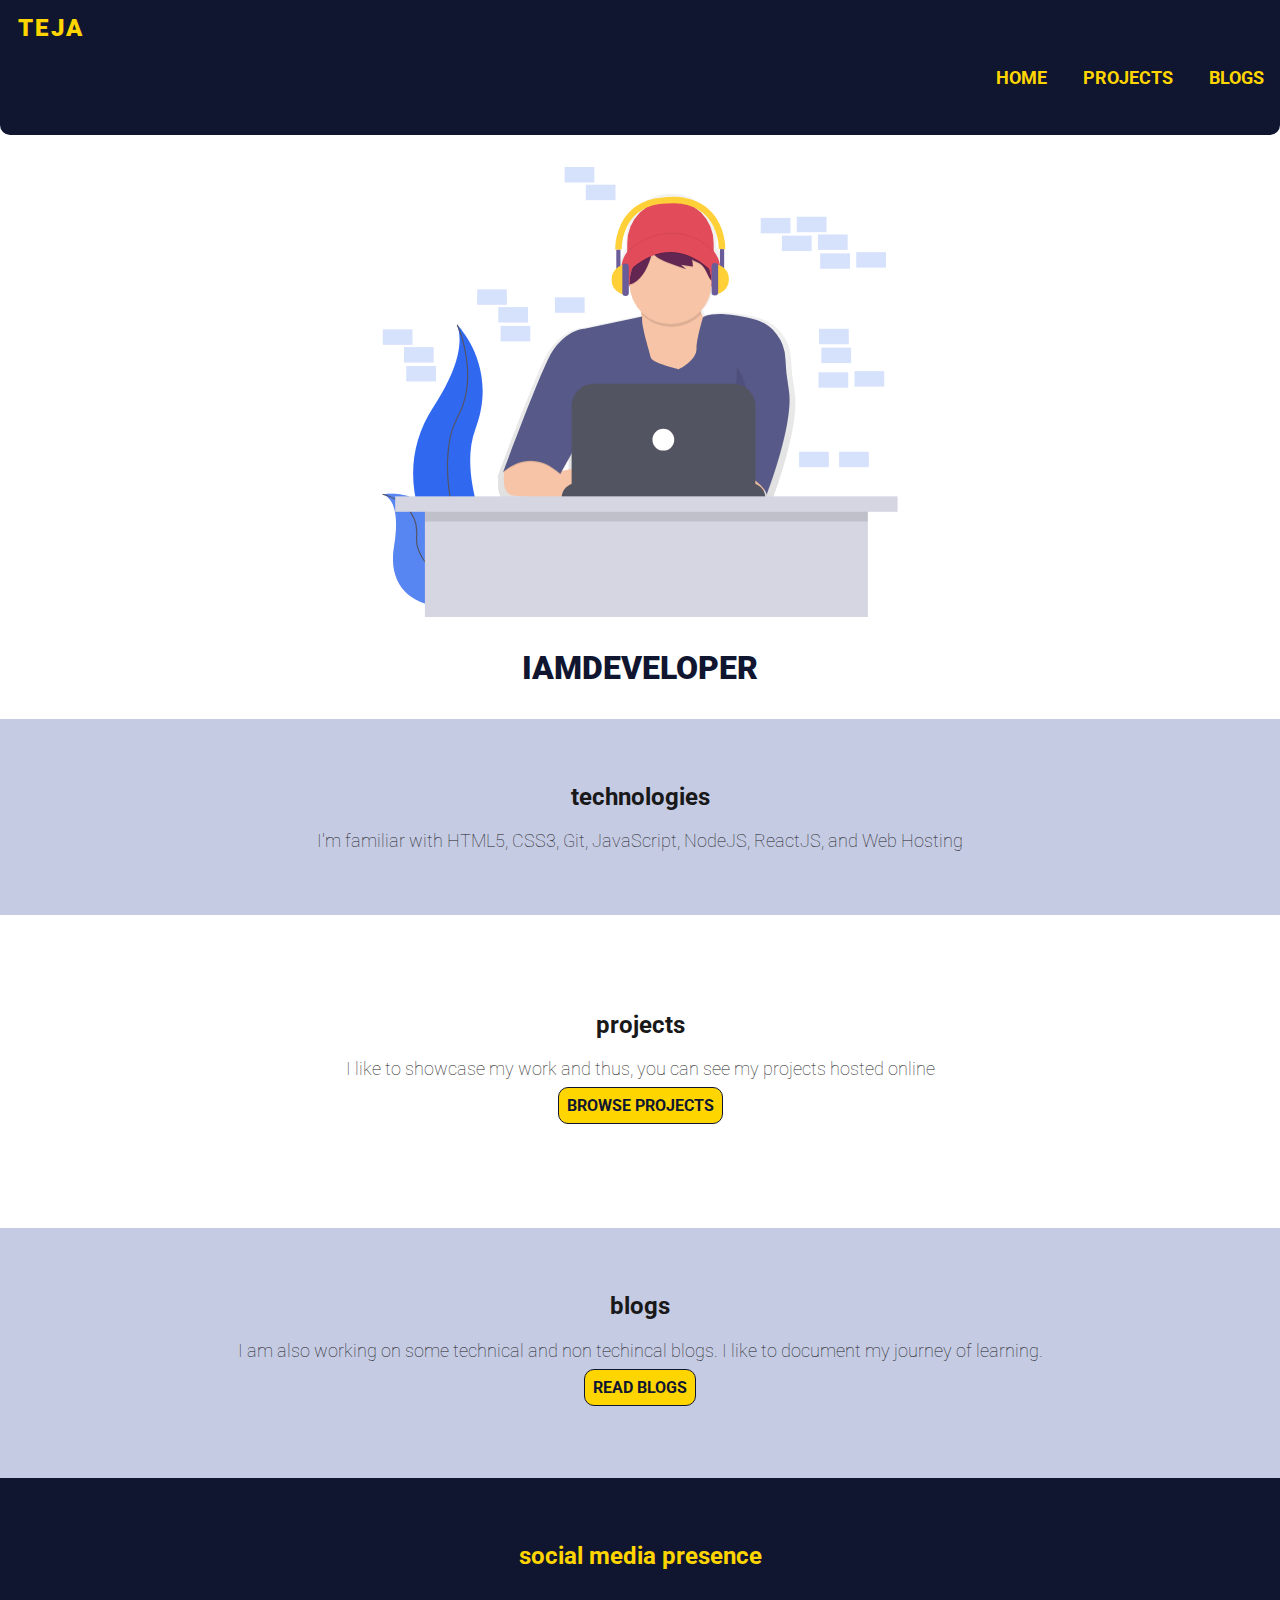
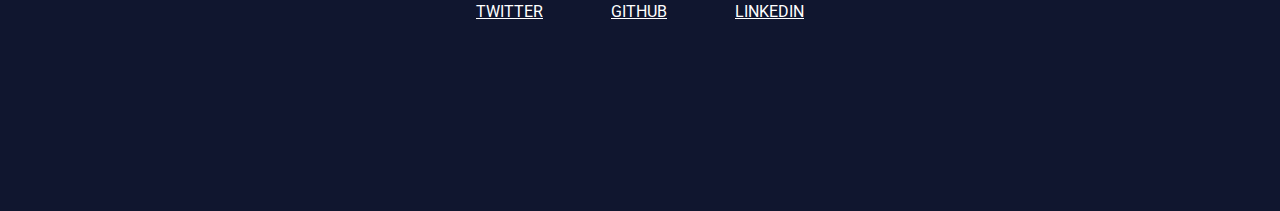
<file: index.html>
<!DOCTYPE html>
<html lang="en">

<head>
    <meta charset="UTF-8">
    <meta name="viewport" content="width=device-width, initial-scale=1.0">
    <meta name="viewport" content="width=device-width, initial-scale=1.0">
    <link rel="stylesheet" href="style.css">
    <title>Porfolio-Teja</title>
</head>

<body>
    <nav>
        <h3>TEJA</h3>
        <div class="nav-links">
            <ul>
                <li class='active'><a href="index.html">home</a></li>
                <li><a href="projects.html">projects</a></li>
                <li><a href="blogs.html">blogs</a></li>
            </ul>
        </div>
    </nav>
    <main>
        <img src="/images/undraw_coding_6mjf.svg" alt="">
        <h2>IAMDEVELOPER</h2>
    </main>
    <article>
        <div class="tech-stack">
            <h2>technologies</h2>
            <p>I'm familiar with HTML5, CSS3, Git, JavaScript, NodeJS, ReactJS, and Web Hosting</p>
        </div>
        <div class="projects">
            <h2>projects</h2>
            <p>I like to showcase my work and thus, you can see my projects hosted online</p>
            <a href="projects.html">BROWSE PROJECTS</a>
        </div>
        <div class="blogs">
            <h2>blogs</h2>
            <p>
                I am also working on some technical and non techincal blogs. I like to document my journey of learning.
            </p>
            <a href="blogs.html">READ BLOGS</a>
        </div>
    </article>
    <footer>
        <div class="social-links">
            <h2>social media presence</h2>
            <a href="https://twitter.com/saiteja30T" target="_blank">TWITTER</a>
            <a href="https://github.com/anugusaitejareddy" target="_blank">GITHUB</a>
            <a href="https://www.linkedin.com/in/saiteja-anugu-086b19118/" target="_blank">LINKEDIN</a>
        </div>
    </footer>
</body>

</html>
</file>
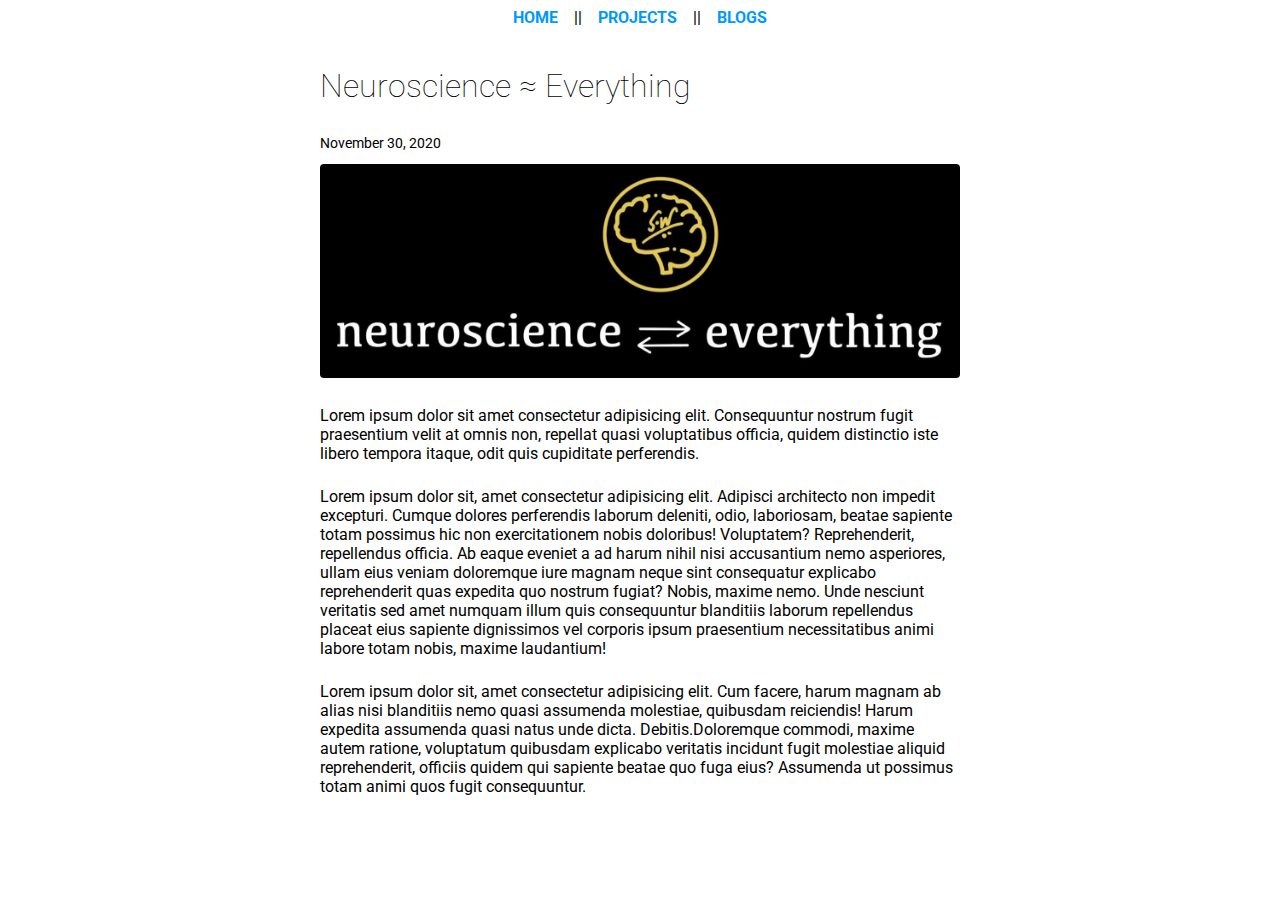
<file: blog-1.html>
<!DOCTYPE html>
<html lang="en">
<head>
    <meta charset="UTF-8">
    <meta name="viewport" content="width=device-width, initial-scale=1.0">
    <link rel="stylesheet" href="blog-1.css">
    <title>Neuroscience ≈ Everything</title>
</head>
<body>
    <header>
        <nav>
            <ul>
                <li><a href="index.html">Home</a></li>
                <li>||</li>
                <li><a href="projects.html">Projects</a></li>
                <li>||</li>
                <li><a href="blogs.html">Blogs</a></li>
            </ul>
        </nav>
    </header>
    <main>
        <div id="blog-title"><p>Neuroscience ≈ Everything</p></div>
        <small>November 30, 2020</small>
        <img src="/images/1500x500.jpg" alt="">
        <p>Lorem ipsum dolor sit amet consectetur adipisicing elit. Consequuntur nostrum fugit praesentium velit at omnis non, repellat quasi voluptatibus officia, quidem distinctio iste libero tempora itaque, odit quis cupiditate perferendis.</p>

        <p>Lorem ipsum dolor sit, amet consectetur adipisicing elit. Adipisci architecto non impedit excepturi. Cumque dolores perferendis laborum deleniti, odio, laboriosam, beatae sapiente totam possimus hic non exercitationem nobis doloribus! Voluptatem?
        Reprehenderit, repellendus officia. Ab eaque eveniet a ad harum nihil nisi accusantium nemo asperiores, ullam eius veniam doloremque iure magnam neque sint consequatur explicabo reprehenderit quas expedita quo nostrum fugiat?
        Nobis, maxime nemo. Unde nesciunt veritatis sed amet numquam illum quis consequuntur blanditiis laborum repellendus placeat eius sapiente dignissimos vel corporis ipsum praesentium necessitatibus animi labore totam nobis, maxime laudantium!</p>
        <p>Lorem ipsum dolor sit, amet consectetur adipisicing elit. Cum facere, harum magnam ab alias nisi blanditiis nemo quasi assumenda molestiae, quibusdam reiciendis! Harum expedita assumenda quasi natus unde dicta. Debitis.Doloremque commodi, maxime autem ratione, voluptatum quibusdam explicabo veritatis incidunt fugit molestiae aliquid reprehenderit, officiis quidem qui sapiente beatae quo fuga eius? Assumenda ut possimus totam animi quos fugit consequuntur.</p>
    </main>
</body>
</html>
</file>
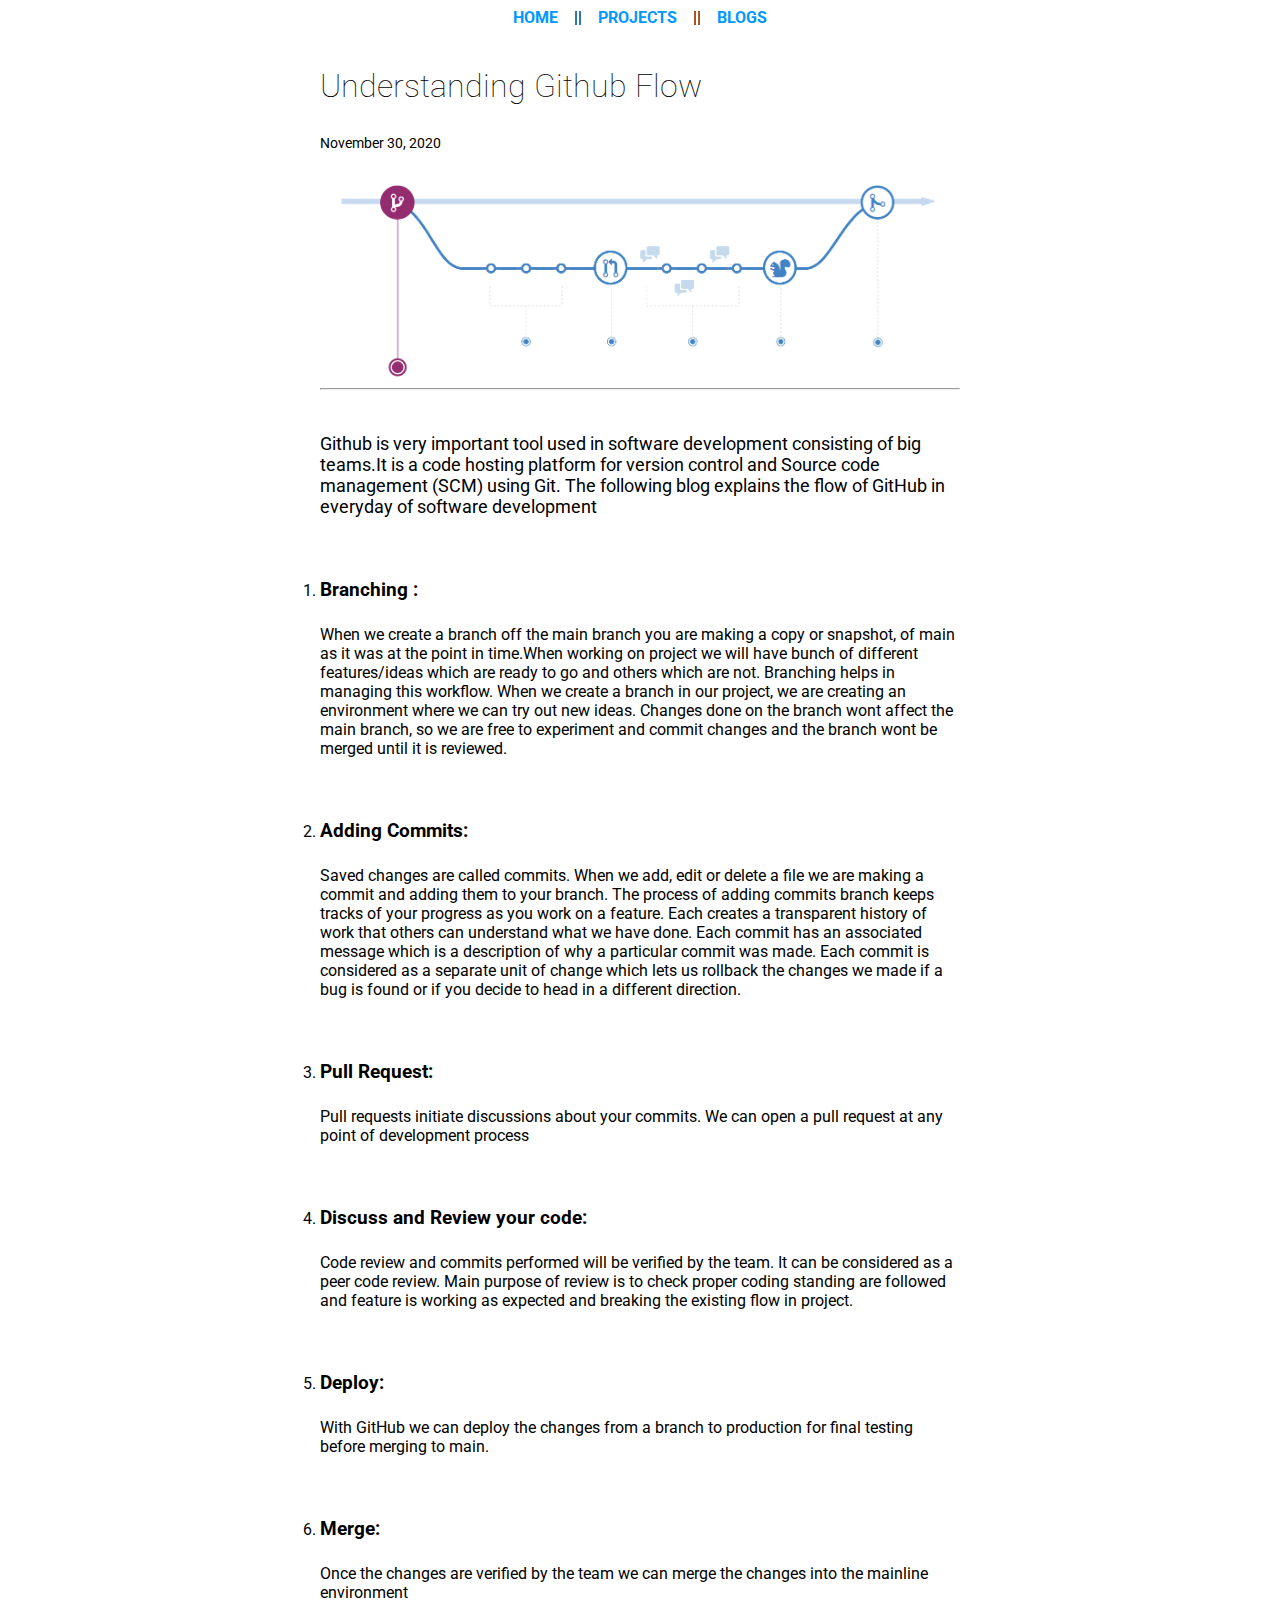
<file: blog-2.html>
<!DOCTYPE html>
<html lang="en">

<head>
    <meta charset="UTF-8">
    <meta name="viewport" content="width=device-width, initial-scale=1.0">
    <link rel="stylesheet" href="blog-1.css">
    <title>Understanding Github Flow</title>
</head>

<body>
    <header>
        <nav>
            <ul>
                <li><a href="index.html">Home</a></li>
                <li>||</li>
                <li><a href="projects.html">Projects</a></li>
                <li>||</li>
                <li><a href="blogs.html">Blogs</a></li>
            </ul>
        </nav>
    </header>
    <main>
        <div id="blog-title">
            <p>Understanding Github Flow</p>
        </div>
        <small>November 30, 2020</small>
        <img src="/images/github-flow.PNG" alt="">
        <article>
            <hr>
            <br>
            <p style="font-size: 18px;">Github is very important tool used in software development consisting of big teams.It is a code hosting platform for version control and Source code management (SCM) using Git. The following blog explains the flow of GitHub in everyday of software development</p>
            <br><br>
            <ol>
                <li>
                    <h3>Branching :</h3>
                    <p>
                        When we create a branch off the main branch you are making a copy or snapshot, of main as it was at the point in
                        time.When working on project we will have bunch of different features/ideas which are ready to go and others which
                        are not. Branching helps in managing this workflow. When we create a branch in our project, we are creating an
                        environment where we can try out new ideas.
                        Changes done on the branch wont affect the main branch, so we are free to experiment and commit changes and the
                        branch
                        wont be merged until it is reviewed.
                    </p>
                </li>
                <br>
                <br>
                <li>
                    <h3>Adding Commits:</h3>
                    <p>
                        Saved changes are called commits. When we add, edit or delete a file we are making a commit and adding them to your
                        branch. The process of adding
                        commits branch keeps tracks of your progress as you work on a feature. Each creates a transparent history of work
                        that others can understand what we have done. Each commit has an associated message which is a description of why a
                        particular commit was made. Each commit is considered as a separate unit of change which lets us rollback the
                        changes we made if a bug is found or
                        if you decide to head in a different direction.
                    </p>
                </li>
                <br>
                <br>
                <li>
                    <h3>Pull Request:</h3>
                    <p>
                        Pull requests initiate discussions about your commits.
                        We can open a pull request at any point of development process
                    </p>
                </li>
                <br>
                <br>
                <li>
                    <h3>Discuss and Review your code:</h3>
                    <p>Code review and commits performed will be verified by the team. It can be considered as a peer code review. Main purpose of review is to check proper coding standing are followed and feature is working as expected and breaking the existing flow in project.</p>
                </li>
                <br>
                <br>
               <li>
                    <h3>Deploy:</h3>
                    <p>With GitHub we can deploy the changes from a branch to production for final testing before merging to main.</p>
               </li>
            <br>
            <br>
               <li>
                    <h3>Merge:</h3>
                    <p>Once the changes are verified by the team we can merge the changes into the mainline environment </p>
               </li>
            </ol>
        </article>
    </main> 
</body>

</html>
</file>
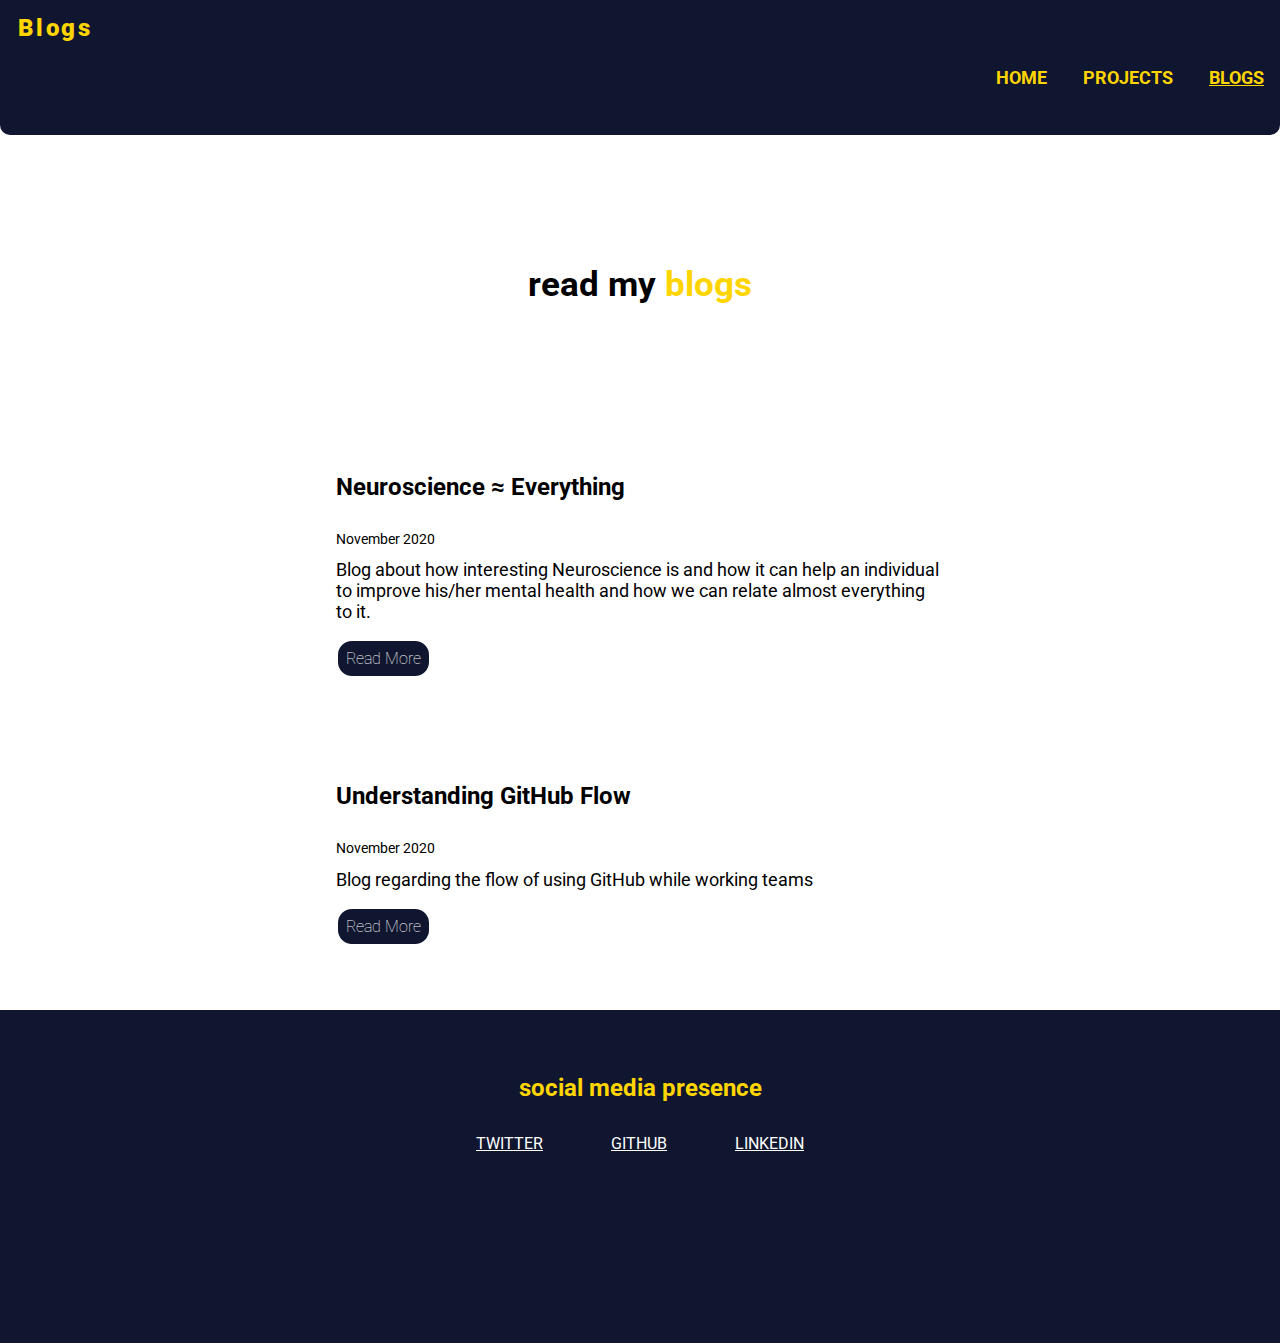
<file: blogs.html>
<!DOCTYPE html>
<html lang="en">
<head>
    <meta charset="UTF-8">
    <meta name="viewport" content="width=device-width, initial-scale=1.0">
    <link rel="stylesheet" href="blogs-style.css">
    <title>Blogs | Portfolio</title>
</head>
<body>
    <header>
        <nav>
            <h3>Blogs</h3>
            <ul>
                <li><a href="index.html">Home</a></li>
                <li><a href="projects.html">Projects</a></li>
                <li><a href="#" class="active">Blogs</a></li>
            </ul>
        </nav>
    </header>
    <main>
        <h1>read my <span>blogs</span></h1>
        <div class="blogs-list">
            <ul>
                <li class="blog ">
                    <h2>Neuroscience ≈ Everything</h2>
                    <small>November 2020</small>
                    <p>Blog about how interesting Neuroscience is and how it can help an individual to improve his/her mental health and how we can relate almost everything to it.</p>
                    <a href="/blog-1.html">Read More</a>
                </li>
                <li class="blog">
                    <h2> Understanding GitHub Flow</h2>
                    <small>November 2020</small>
                    <p>Blog regarding the flow of using GitHub while working teams</p>
                    <a href="/blog-2.html">Read More</a>
                </li>
            </ul>
        </div>
    </main>
    <footer>
        <div class="social-links">
            <h2>social media presence</h2>
            <a href="https://twitter.com/saiteja30T" target="_blank">TWITTER</a>
            <a href="https://github.com/anugusaitejareddy" target="_blank">GITHUB</a>
            <a href="https://www.linkedin.com/in/saiteja-anugu-086b19118/" target="_blank">LINKEDIN</a>
        </div>
    </footer>
</body>
</html>
</file>
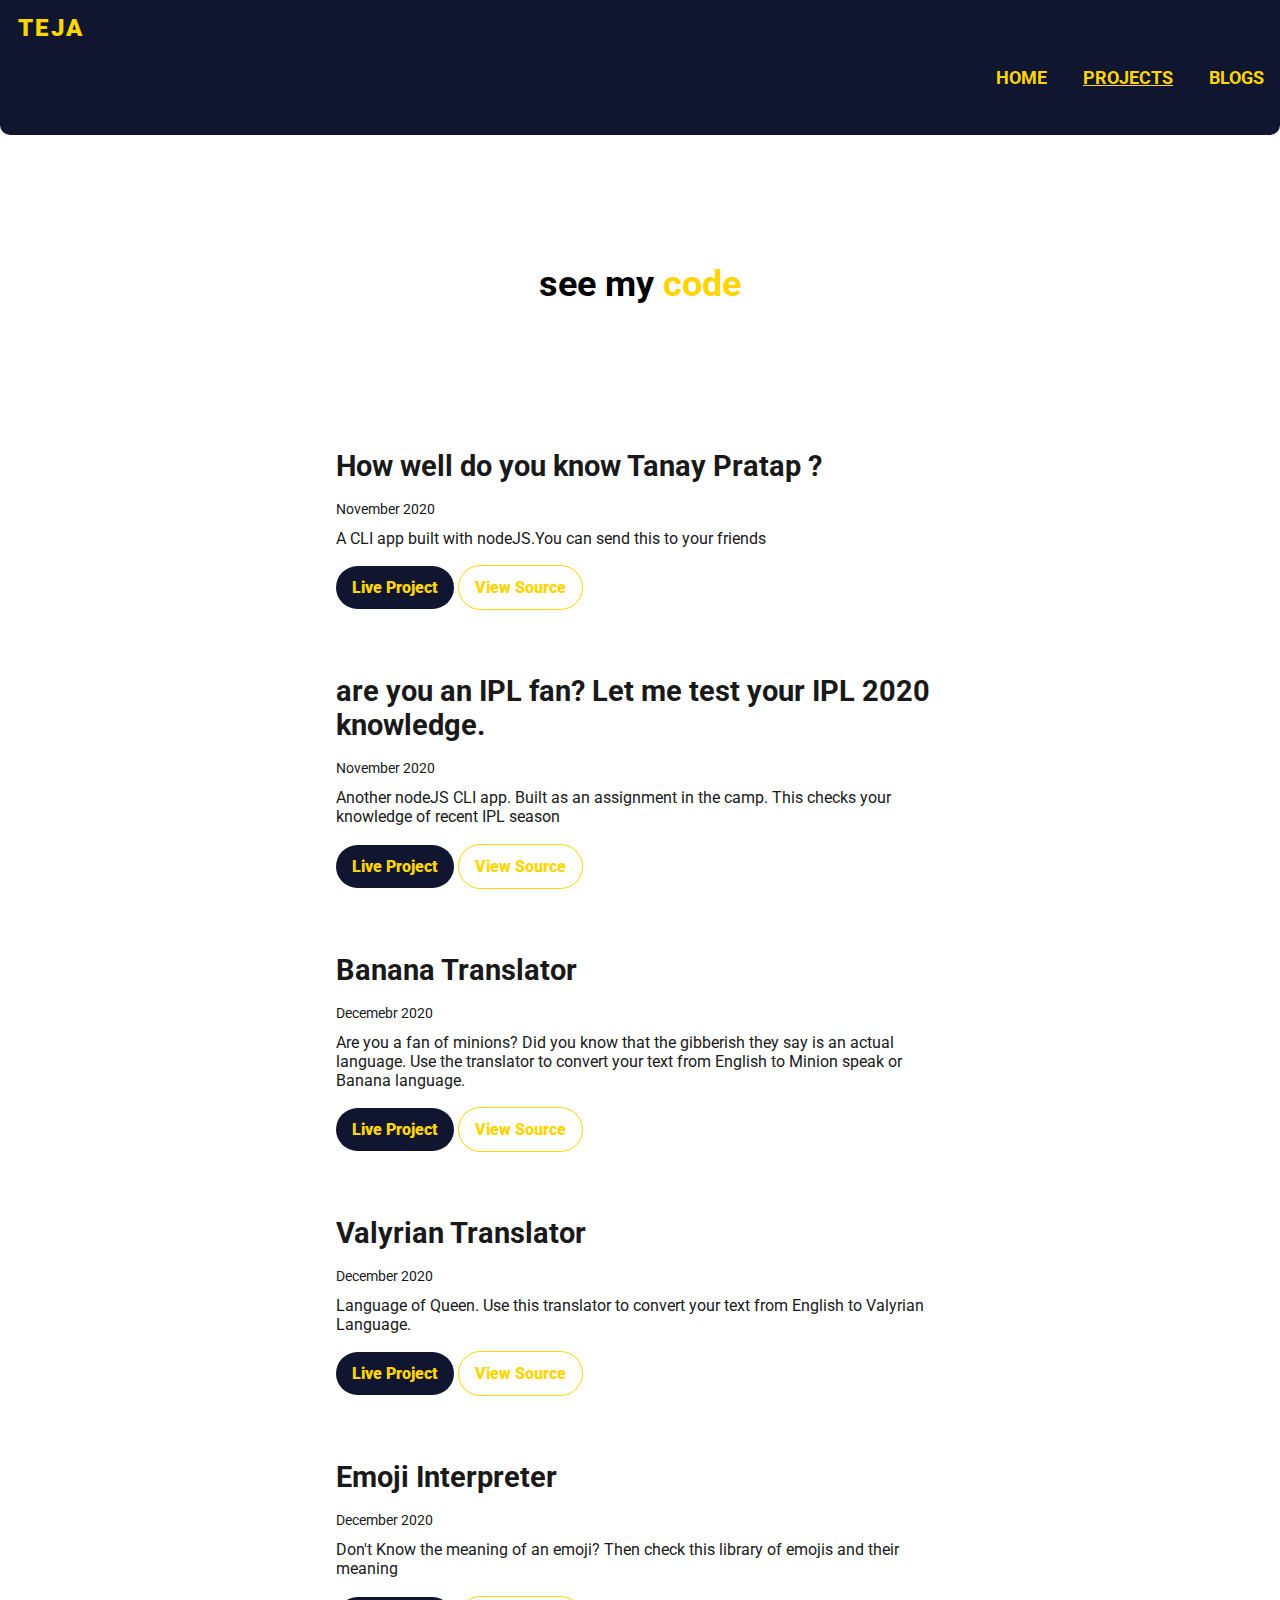
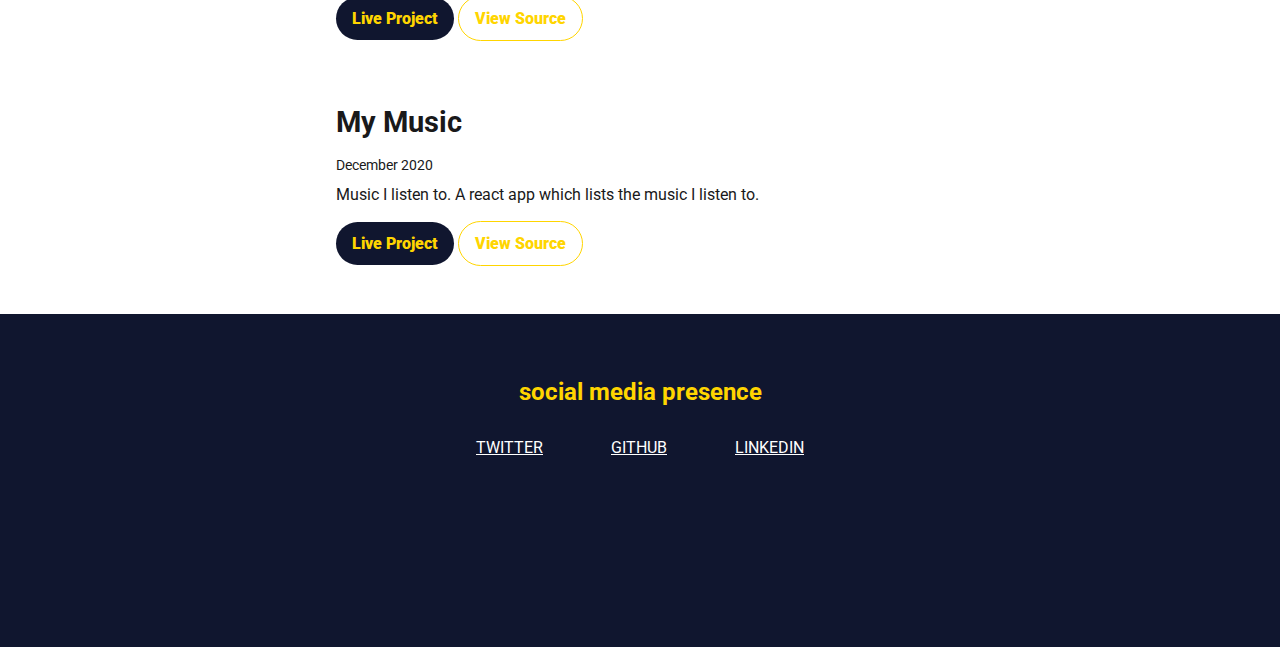
<file: projects.html>
<!DOCTYPE html>
<html lang="en">
<head>
    <meta charset="UTF-8">
    <meta name="viewport" content="width=device-width, initial-scale=1.0">
    <link rel="stylesheet" href="style-projects.css">
    <title>Projects | Teja</title>
</head>
<body>
    <nav>
        <h3>TEJA</h3>
        <div class="nav-links">
            <ul>
                <li><a href="index.html">home</a></li>
                <li class='active'><a href="projects.html" class="active">projects</a></li>
                <li><a href="blogs.html">blogs</a></li>
            </ul>
        </div>
    </nav>
    <main class="projects-list">
        <div id="see-my-code">
            <h2>see my <span>code</span></h2>
        </div>
        <ul>
            <li class="project bgBlueBright" id=project-1>
                <h2>How well do you know Tanay Pratap ?</h2>
                <small>November 2020</small>
                <p>A CLI app built with nodeJS.You can send this to your friends</p>
                <a class="primary-btn" href="https://repl.it/@saitejareddy1/project-1-tanaypratap?embed=1&output=1#index.js" target="_blank">Live Project</a>
                <a class="secondary-btn" href="https://github.com/anugusaitejareddy/p1-doYouKnowTanay" target="_blank">View Source</a>
            </li>
            <li class="project" id=project-2>
                <h2>are you an IPL fan? Let me test your IPL 2020 knowledge. </h2>
                <small>November 2020</small>
                <p>Another nodeJS CLI app. Built as an assignment in the camp. This checks your knowledge of recent IPL season</p>
                <a class="primary-btn" href="https://repl.it/@saitejareddy1/project-2-quizipl?embed=1&output=1#index.js" target="_blank">Live Project
                </a>        
                <a class="secondary-btn" href="https://github.com/anugusaitejareddy/p2-quizIPL" target="_blank">View Source
                </a>
            </li>
            <li class="project" 
            id = "project-3">
                <h2>Banana Translator</h2>
                <small>Decemebr 2020</small>
                <p>Are you a fan of minions? Did you know that the gibberish they say is an actual language. Use the translator to convert
                your text from English to Minion speak or Banana language.</p>
                <a class = "primary-btn" href="https://bananatranslatorp4.netlify.app/" target="_blank">Live Project</a>
                <a class="secondary-btn" href="https://github.com/anugusaitejareddy/BananaTranslator" target="_blank">View Source</a>
            </li>
            <li class="project">
                <h2>Valyrian Translator</h2>
                <small>December 2020</small>
                <p>Language of Queen. Use this translator to convert
                your text from English to Valyrian Language.</p>
                <a class = "primary-btn" href="https://valyriantranslatorp5.netlify.app/" target="_blank">Live Project</a>
                <a class="secondary-btn" href="https://github.com/anugusaitejareddy/DothrakiTranslator" target="_blank">View Source</a>
            </li>
            <li class="project">
                <h2>Emoji Interpreter</h2>
                <small>December 2020</small>
                <p>Don't Know the meaning of an emoji? Then check this library of emojis and their meaning</p>
                <a class="primary-btn" href="https://b5sny.csb.app/">Live Project</a>
                <a class="secondary-btn" href="https://github.com/anugusaitejareddy/Emoji-Interpreter-m8" target="_blank">View Source</a>
            </li>
            <li class="project">
                <h2>My Music</h2>
                <small>December 2020</small>
                <p>Music I listen to. A react app which lists the music I listen to.</p>
                <a class="primary-btn" href="https://0b8te.csb.app/">Live Project</a>
                <a class="secondary-btn" href="https://github.com/anugusaitejareddy/my-music" target="_blank">View Source</a>
            </li>
        </ul>
    </main>
    <footer>
        <div class="social-links">
            <h2>social media presence</h2>
            <a href="https://twitter.com/saiteja30T" target="_blank">TWITTER</a>
            <a href="https://github.com/anugusaitejareddy" target="_blank">GITHUB</a>
            <a href="https://www.linkedin.com/in/saiteja-anugu-086b19118/" target="_blank">LINKEDIN</a>
        </div>
    </footer>
</body>
</html>
</file>
<file: style.css>
@import url('https://fonts.googleapis.com/css2?family=Roboto&display=swap');

:root{
    --text-color: #19191A;
    --background-color: #10162F;
    --yellow-color: #FFD500;
    --nav-color: #3069F0;
}

*{
   margin: 0;
   padding: 0;
   box-sizing: border-box; 
}
body{
    font-family: 'Roboto', sans-serif;
    color: var(--text-color);
}
a{
    text-decoration: none;
    cursor: pointer;
}
nav{
    height: 15vh;
    width: 100%;
    margin:  auto;
    background-color: var(--background-color);
    border-bottom-left-radius: 10px;
    border-bottom-right-radius: 10px;
}
nav h3{
    position: relative;
    top: 10%;
    left: 1.37%;
    font-size: 24px;
    font-weight: 900;
    color: var(--yellow-color);
    letter-spacing: 2.5px;
}
nav ul{
    /* width: 50%;
    height: 100%; */
    /* position: absolute;
    left: 69%;
    top: 8.9%; */
    text-align: right;
    margin-top: 2.5rem;
}
nav ul li{
    display: inline;
    text-transform: uppercase;
    list-style: none;
    margin : 1rem;
    font-weight: 500;
}
nav ul li a{
    text-decoration: none;
    color: var(--yellow-color);
    font-weight: bolder;
    font-size: 1.1rem;
}
.active{
    text-decoration: underline;
}
main{
    width: 100%;
    height: auto;
    margin: 1rem auto;
}
main img{
    display: block;
    width: 50%;
    height: 50vh;
    margin: 2rem auto;
    background-color: #fff;
}
.main-text{
    background-color:  #020842f1;
    color: #FFE700;
    padding: 1rem;
}
main h2{
    text-align: center;
    font-size: 2rem;
    font-weight: 900;
    margin: 1rem;
    color: var(--background-color);
}

main p{
    font-size: 22px;
    font-weight: 100;
    width: 100%;
    margin: 1rem auto;
}
article{
    width: 100%;
    margin: auto;
    text-align: center;
 
}

article div{
    margin: 2rem auto 0 auto;
    padding: 4rem 16px;    
}

article h2{
    margin-bottom: 1.2rem;
}
.projects a, .blogs a{
    display: inline-block;
    font-weight: 700;
    font-size: 1rem;
    border: 1px solid var(--background-color);
    border-radius: 10px;
    padding: .5rem;
    margin: .5rem;
}
.projects a, .blogs a{
    color: var(--background-color);
    background-color: var(--yellow-color);
}
article p{
    font-size: 1.15rem;
    font-weight: lighter;
}
.tech-stack, .blogs{
    background-color: #C5CBE3;
    color: var(--text-color);
}
footer{
    background-color: var(--background-color);
    color: var(--yellow-color);
    width: 100%;
    height: 37vh;
    margin: 0 auto;
    text-align: center;
}
footer h2{
    display: block;
}
.social-links {
    text-decoration: none;
    color: var(--yellow-color);
    padding-top: 4rem;
}
.social-links a{
    display: inline-block;
    padding: 2rem;
    color: #fff;
    text-decoration: underline;
}
@media only screen  and (max-width: 1080px)
{ 
    nav {
        height: 17vh;
    }
    main{
        width: 100%;
        margin: auto;
    }
   
}
</file>
<file: blog-1.css>
@import url('https://fonts.googleapis.com/css2?family=Roboto&display=swap');



*{
   margin: 0;
   padding: 0;
   box-sizing: border-box; 
}
body{
    font-family: 'Roboto', sans-serif;
}
nav{
    /* background-color: #020842f1; */
    width: 100%;
    margin: auto;
    /* height: 15vh; */
    /* border-bottom-left-radius: 5px; */
    /* border-bottom-right-radius: 5px; */
}
nav ul{
    /* position: relative;
    top: 30%;
    margin-left: 50%;    */
    display: flex;
    justify-content: center;
    align-content: flex-end;
}
nav li {
    list-style: none;
    margin: .5rem;
}
nav li a{
    text-transform: uppercase;
    color:#0098ff;
    text-decoration: none;
    font-size: 16px;
    font-weight: bolder;   
}
main {
    width: 50%;
    margin: 1rem auto;   
}
#blog-title{
    margin: 2rem 0 1rem 0;
    font-size: 32px;
    font-weight: 100;
}
main img{
    width: 100%;
    border-radius: 4px;
}
small{
    display: inline-block;
    margin: 1% 0 2% 0;
    font-size: 14px;
}
p{
    margin: 1.5rem auto;
}

@media only screen  and (max-width: 1080px)
{ 
    nav{
        width: 100%;
        height: auto;
    }
    nav ul li{
         display: block; 
         text-align: left; 
    }
    main{
        width: 100%;
    }
    main p{
        text-align: center;
    }
}

/* make nav bar responsive of blog 1 */
</file>
<file: blogs-style.css>
@import url('https://fonts.googleapis.com/css2?family=Roboto&display=swap');

:root{
    --text-color: #19191A;
    --background-color: #10162F;
    --yellow-color: #FFD500;
    --nav-color: #3069F0;
}

*{
   margin: 0;
   padding: 0;
   box-sizing: border-box; 
}
body{
    font-family: 'Roboto', sans-serif;
}
nav{
    background-color: var(--background-color);
    width: 100%;
    margin: auto;
    height: 15vh;
    border-bottom-left-radius: 10px;
    border-bottom-right-radius: 10px;
}
nav h3{
    position: relative;
    top: 10%;
    left: 1.37%;
    font-size: 24px;
    font-weight: 900;
    color: var(--yellow-color);
    letter-spacing: 2.5px;
}
nav ul{
    /* width: 50%;
    height: 100%;
    position: absolute;
    left: 69%;
    top: 8.9%; */
    text-align: right;
    margin-top: 2.5rem;
}
nav li {
    list-style: none;
    display: inline;
    margin: 1rem;
}
nav li a{
    text-transform: uppercase;
    color: var(--yellow-color);
    text-decoration: none;
    font-size: 1.1rem;
    font-weight: bolder;   
}
.active{
    text-decoration: underline;
}
main {
    width: 50%;
    margin: 1rem auto; 
    text-align: left;  
}
main h1{
    width: 100%;
    margin: 8rem auto;
    text-align: center;
    font-size: 2.2rem;
}
main h1 span{
    color: var(--yellow-color);
}
.blogs-list ul{
    width: 100%;
    margin: 2rem auto;
}
.blogs-list li{
    list-style: none;
}
.blog{
    padding: 1rem;
    border-radius: 4px;
    margin-bottom: 3rem;
}
.blog small{
    display: inline-block;
    margin: 1% 0 2% 0;
    font-size: 14px;
}
.blog h2{
    margin: 1.5rem 0;
}
.blog p{
    margin-bottom: 2%;  
    font-size: 18px; 
}
.blog a{
    display: inline-block;
    text-decoration: none;
    margin-top: 5px;
    font-size: 16px;
    font-weight: lighter;
    border: 2px solid;
    background-color: var(--background-color);
    color: #fff;
    border-radius: 1rem;
    padding: .5rem;
}
.blog tag- {
    border-radius: 30px;
    padding: 4px;
    font-size: 12px;
}
footer{
    background-color: var(--background-color);
    color: var(--yellow-color);
    width: 100%;
    height: 37vh;
    margin: 0 auto;
    text-align: center;
    
}
footer h2{
    display: block;
}
.social-links {
    text-decoration: none;
    color: var(--yellow-color);
    padding-top: 4rem;
}
.social-links a{
    display: inline-block;
    padding: 2rem;
    color: #fff;
}
@media only screen  and (max-width: 1080px)
{ 
    nav {
        height: 17vh;
    }
    main{
        width: 100%;
        margin: auto;
    }
   
}
</file>
<file: style-projects.css>
@import url('https://fonts.googleapis.com/css2?family=Roboto&display=swap');

:root{
    --text-color: #19191A;
    --background-color: #10162F;
    --yellow-color: #FFD500;
    --nav-color: #3069F0;
}

*{
   margin: 0;
   padding: 0;
   box-sizing: border-box; 
}
body{
    font-family: 'Roboto', sans-serif;
}
nav{
    background-color: var(--background-color);
    width: 100%;
    margin: auto;
    height: 15vh;
    border-bottom-left-radius: 10px;
    border-bottom-right-radius: 10px;
}
nav h3{
    position: relative;
    top: 10%;
    left: 1.37%;
    font-size: 24px;
    font-weight: 900;
    color: var(--yellow-color);
    letter-spacing: 2.5px;
}
nav ul{
    /* width: 50%;
    height: 100%;
    position: absolute;
    left: 69%;
    top: 8.9%; */
    text-align: right;
    margin-top: 2.5rem;
}
nav li {
    list-style: none;
    display: inline;
    margin: 1rem;
}
nav li a{
    text-transform: uppercase;
    color: #fff;
    text-decoration: none;
    font-size: 1.1rem;
    font-weight: bolder;   
    color: var(--yellow-color);
}
.active{
    text-decoration: underline;
}
main {
    width: 50%;
    margin: 1rem auto;   
}
#see-my-code{
    width: 100%;
    margin: 8rem auto;
    text-align: center;
    font-size: 1.5rem;
}
#see-my-code h2 span{
    color: var(--yellow-color);
}
.projects-list ul{
    width: 100%;
    margin: 2rem auto;
}
.projects-list li{
    list-style: none;
}
.project{
    padding: 1rem;
    margin-top: 2rem;
    border-radius: 5px;
    color: var(--text-color);
}
.project h2{
    margin-bottom: 1rem;
    font-size: 1.8rem;
}
.project small{
    display: inline-block;
    margin-bottom: 2%;
    font-size: 14px;
}
.project p{
    margin-bottom: 2%;   
}
.project a{
    display: inline-block;  
    /* width: 20%; */
    text-decoration: none;
    margin-top: 5px;
    padding: 12px 16px;
    border-radius: 50px;
    font-size: 1rem;
    font-weight: 900;
    text-align: center;
}
.primary-btn{
    color: var(--yellow-color);
    background-color: var(--background-color);
}
.secondary-btn{
    color: var(--yellow-color);
    border: .5px solid var(--yellow-color);
}
footer{
    background-color: var(--background-color);
    color: var(--yellow-color);
    width: 100%;
    height: 37vh;
    margin: 0 auto;
    text-align: center;
    
}
footer h2{
    display: block;
}
.social-links {
    text-decoration: none;
    color: var(--yellow-color);
    padding-top: 4rem;
}
.social-links a{
    display: inline-block;
    padding: 2rem;
    color: #fff;
}
@media only screen  and (max-width: 1080px)
{ 
    nav {
        height: 17vh;
    }
    main{
        width: 100%;
        margin: auto;
    }
}
</file>
